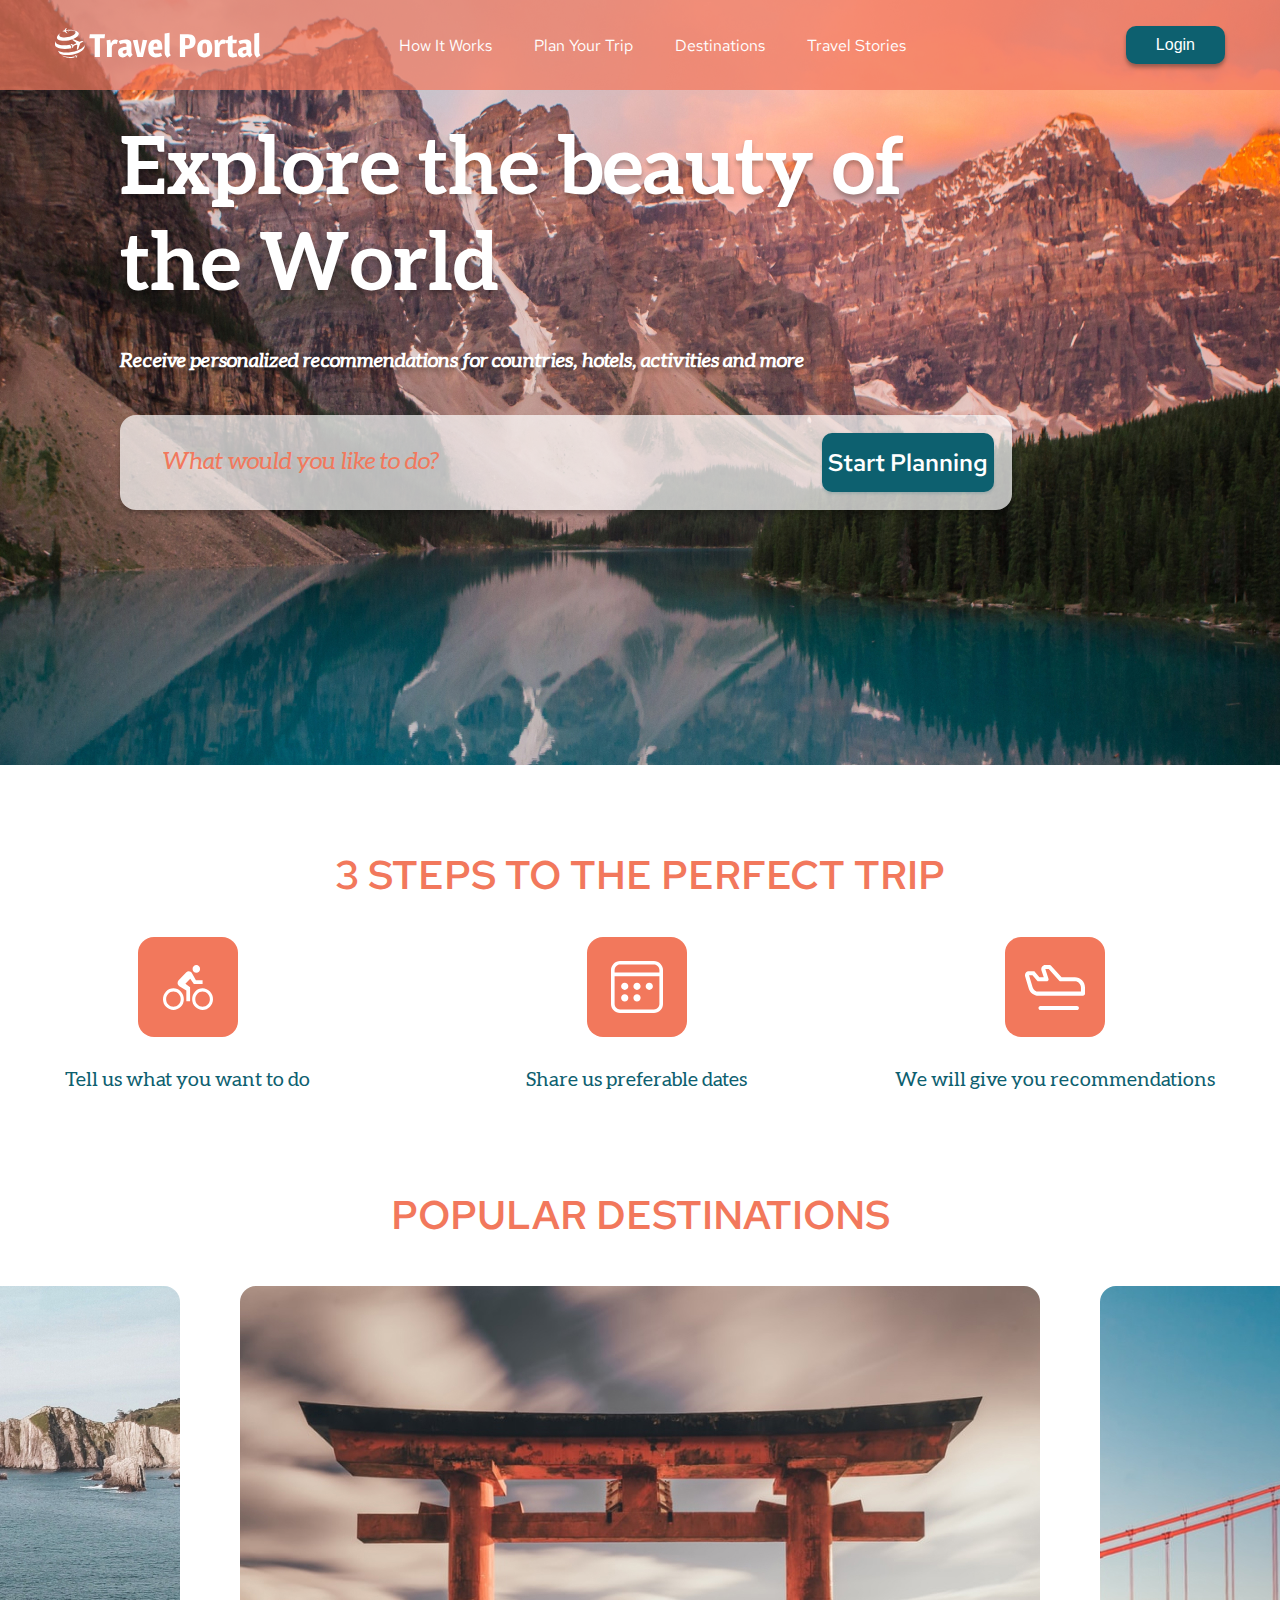
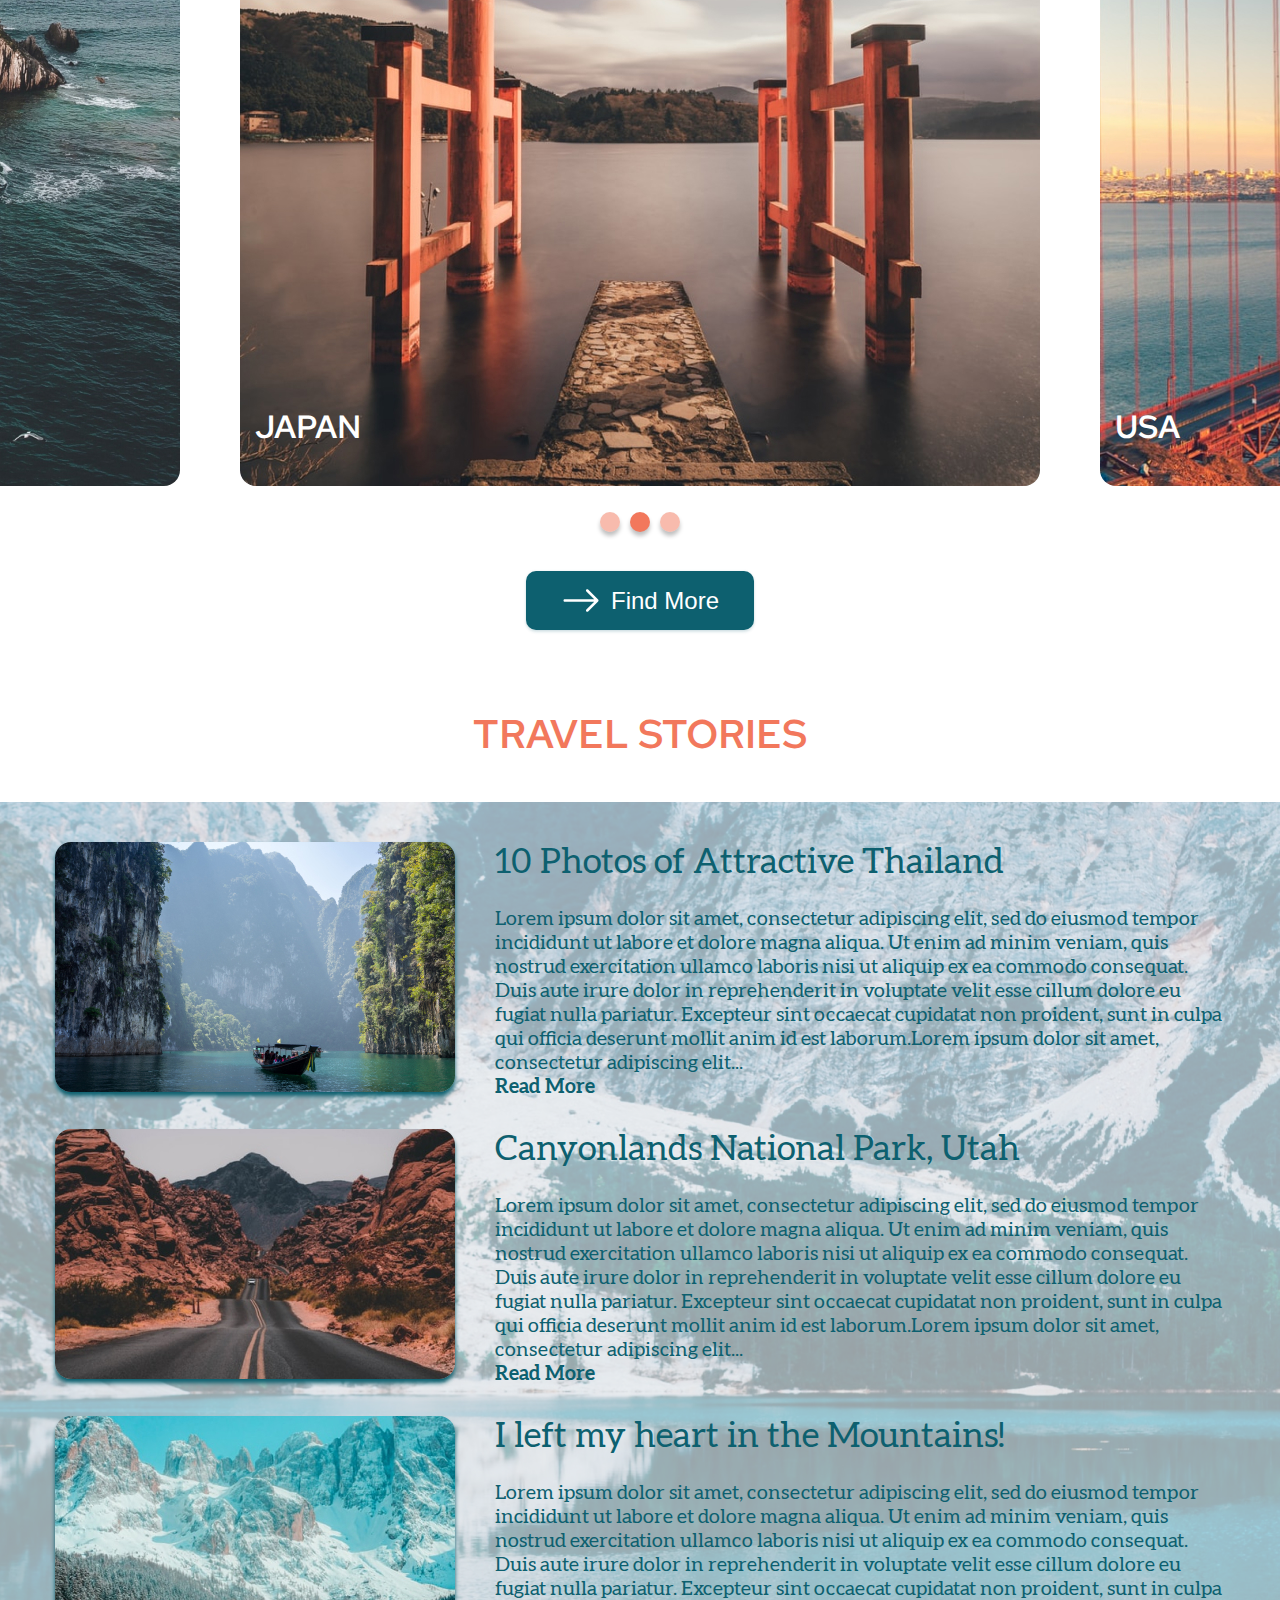
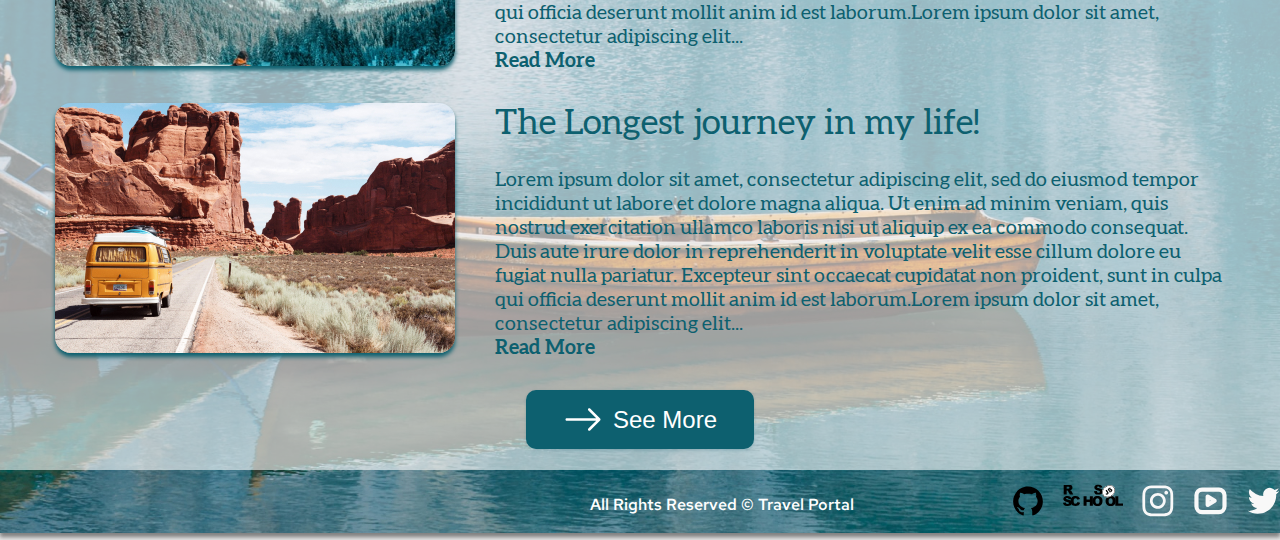
<file: travel/index.html>
<!DOCTYPE html>
<html lang="en">
<head>
    <meta charset="UTF-8">
    <meta http-equiv="X-UA-Compatible" content="IE=edge">
    <meta name="viewport" content="width=device-width, initial-scale=1.0">
    <title>Travel</title>
    <link rel="stylesheet" href="./css/slyle.css">
    <link rel="icon" href="../travel/img/travelPortal.ico">
</head>
<body>
    <header class="header">
        <div class="wrapper">
            <div class="header_wrapper">

                <div class="header_logo">
                    <img src="./img/svg/travelPortal.svg" alt="travel_portal">
                    <img src="./img/svg/LogoText.svg" alt="travel_portal" class="travel_portal-text">
                </div>
                <div class="modal_container modal_close"></div>
                <nav class="header_nav">
                    <ul class="header_list">
                        <li class="header-item">
                            <a href="#preview" class="header_link">How It Works</a>
                        </li>
                        <li class="header-item">
                            <a href="#steps" class="header_link">Plan Your Trip</a>
                        </li>
                        <li class="header-item">
                            <a href="#destin" class="header_link">Destinations</a>
                        </li>
                        <li class="header-item">
                            <a href="#stories" class="header_link">Travel Stories</a>
                        </li>
                        <li class="header-item">
                            <a href="#account" class="header_link account">Account</a>
                        </li>
                        <li class="header-item">
                            <a href="#social" class="header_link">Social Media</a>
                        </li>
                    </ul>
                    <div class="header_nav-close">
                        <span class="header_nav-close-line"></span>
                        <span class="header_nav-close-line"></span>
                    </div>
                </nav>
                <div class="header_burger burger">
                    <span class="burger_line burger"></span>
                    <span class="burger_line burger"></span>
                    <span class="burger_line burger"></span>
                </div>

                <button class="header_login">
                    <span class="header_loginlink">Login</span>
                </button>

            </div>
        </div>
    </header>
    <main class="main">
        <section class="preview" id="preview">
            <div class="preview_gradient">
                <div class="wrapper_preview">
                    <h1 class="preview_title">Explore the beauty of the World</h1>
                    <p class="preview_subtitle">
                        Receive personalized recommendations for countries, hotels, activities and more
                    </p>
                    <form action="#!" class="search_form">
                        <p class="searchform_wrap">
                            <input type="text" name="user_like_to_do" class="searchform_field" placeholder="What would you like to do?">
                            <button type="submit" class="searchform_button">Start Planning</button>
                        </p>
                    </form>
                </div>
            </div>
        </section>
        <section class="steps" id="steps">
            <div class="wrapper">
                <h2 class="steps_title">3 STEPS TO THE PERFECT TRIP</h2>
                <div class="steps_block">
                    <figure class="step_item">
                        <img class="steps_icon" src="../travel/img/svg/FrameVelo.svg" alt="Tell us what you want to do">
                        <figcaption class="steps_caption">Tell us what you want to do</figcaption>
                    </figure>
                    <figure class="step_item">
                        <img class="steps_icon" src="../travel/img/svg/FrameDate.svg" alt="Share us preferable dates">
                        <figcaption class="steps_caption steps_caption2">Share us preferable dates</figcaption>
                    </figure>
                    <figure class="step_item">
                        <img class="steps_icon" src="../travel/img/svg/FrameAvia.svg" alt="We will give you recommendations">
                        <figcaption class="steps_caption steps_caption3">We will give you recommendations</figcaption>
                    </figure>
                </div>
            </div>
        </section>
        <section class="destinations" id="destin">
            <h2 class="destination_title">POPULAR DESTINATIONS</h2>

            <div class="slider-wrapper">
                <div class="destination_item">
                    <div class="destin_slider">
                        <div class="destination_foto">
                            <img class="foto" src="../travel/img/spain.jpg" alt="Spain">
                            <img class="foto_small" src="../travel/img/spainMini.jpg" alt="Spain">
                            <div class="destination_caption">spain</div>
                        </div>
                        <div class="destination_foto">
                            <img class="foto" src="../travel/img/japan.jpg" alt="Japan">
                            <img class="foto_small" src="../travel/img/japanMini.jpg" alt="Japan">
                            <div class="destination_caption">japan</div>
                        </div>
                        <div class="destination_foto">
                            <img class="foto" src="../travel/img/usa.jpg" alt="USA">
                            <img class="foto_small" src="../travel/img/usaMini.jpg" alt="USA">
                            <div class="destination_caption">usa</div>
                        </div>
                    </div>
                </div>
                <div class="destin_arrows">
                    <div class="destin_arrow-left"></div>
                    <div class="destin_arrow-right"></div>
                </div>    
            </div>
            <div class="pointer">
                <div class="pointer_round"></div>
                <div class="pointer_round pointer_round_active"></div>
                <div class="pointer_round"></div>
            </div>

            <button class="destination_link">
                <img src="../travel/img/svg/arrow-right.svg" alt="find more" class="arrow_small">
                <span class="link_find_more">Find More</span>
            </button>
        </section>
        <section class="stories" id="stories">
            <h2 class="stories_title">TRAVEL STORIES</h2>
            <div class="story_wrapper">
                <div class="wrapper_opasity">
                    <div class="wrapper">
                        <div class="stories_item">
                            <div class="unical_story">
                                <img class="media_object" src="../travel/img/thai.jpg" alt="10 Photos of Attractive Thailand">
                                <img class="media_object-small" src="../travel/img/ThaiSmall.jpg" alt="10 Photos of Attractive Thailand">
                                <div class="media_body">
                                    <h3 class="media_header">10 Photos of Attractive Thailand</h3>
                                    
                                    <p class="media_content" lang="zxx">Lorem ipsum dolor sit amet, consectetur adipiscing elit, sed do eiusmod tempor incididunt ut labore et dolore magna
                                            aliqua. Ut enim ad minim veniam, quis nostrud exercitation ullamco laboris nisi ut aliquip ex ea commodo consequat. Duis
                                            aute irure dolor in reprehenderit in voluptate velit esse cillum dolore eu fugiat nulla pariatur. Excepteur sint
                                            occaecat cupidatat non proident, sunt in culpa qui officia deserunt mollit anim id est laborum.Lorem ipsum dolor sit
                                            amet, consectetur adipiscing elit...
                                    </p>
                                    <a href="#" class="media_link">Read More</a>
                                </div>
                            </div>
                            <div class="unical_story">
                                <img class="media_object" src="../travel/img/road.jpg" alt="Canyonlands National Park, Utah">
                                <img class="media_object-small" src="../travel/img/RoadSmall.jpg" alt="Canyonlands National Park, Utah">
                                <div class="media_body">
                                    <h3 class="media_header">Canyonlands National Park, Utah</h3>
                                    <p class="media_content" lang="zxx">Lorem ipsum dolor sit amet, consectetur adipiscing elit, sed do eiusmod tempor incididunt ut labore et dolore magna
                                    aliqua. Ut enim ad minim veniam, quis nostrud exercitation ullamco laboris nisi ut aliquip ex ea commodo consequat. Duis
                                    aute irure dolor in reprehenderit in voluptate velit esse cillum dolore eu fugiat nulla pariatur. Excepteur sint
                                    occaecat cupidatat non proident, sunt in culpa qui officia deserunt mollit anim id est laborum.Lorem ipsum dolor sit
                                    amet, consectetur adipiscing elit...</p>
                                    <a href="#" class="media_link">Read More</a>
                                </div>
                            </div>
                            <div class="unical_story">
                                <img class="media_object" src="../travel/img/mount.jpg" alt="I left my heart in the Mountains!">
                                <img class="media_object-small" src="../travel/img/MountSmall.jpg" alt="I left my heart in the Mountains!">
                                <div class="media_body">
                                    <h3 class="media_header">I left my heart in the Mountains!</h3>
                                    <p class="media_content" lang="zxx">Lorem ipsum dolor sit amet, consectetur adipiscing elit, sed do eiusmod tempor incididunt ut labore et dolore magna
                                    aliqua. Ut enim ad minim veniam, quis nostrud exercitation ullamco laboris nisi ut aliquip ex ea commodo consequat. Duis
                                    aute irure dolor in reprehenderit in voluptate velit esse cillum dolore eu fugiat nulla pariatur. Excepteur sint
                                    occaecat cupidatat non proident, sunt in culpa qui officia deserunt mollit anim id est laborum.Lorem ipsum dolor sit
                                    amet, consectetur adipiscing elit...</p>
                                    <a href="#" class="media_link">Read More</a>
                                </div>
                            </div>
                            <div class="unical_story">
                                <img class="media_object" src="../travel/img/bus.jpg" alt="The Longest journey in my life!">
                                <img class="media_object-small" src="../travel/img/busSmall.jpg" alt="The Longest journey in my life!">
                                <div class="media_body">
                                    <h3 class="media_header">The Longest journey in my life!</h3>
                                    <p class="media_content" lang="zxx">Lorem ipsum dolor sit amet, consectetur adipiscing elit, sed do eiusmod tempor incididunt ut labore et dolore magna
                                    aliqua. Ut enim ad minim veniam, quis nostrud exercitation ullamco laboris nisi ut aliquip ex ea commodo consequat. Duis
                                    aute irure dolor in reprehenderit in voluptate velit esse cillum dolore eu fugiat nulla pariatur. Excepteur sint
                                    occaecat cupidatat non proident, sunt in culpa qui officia deserunt mollit anim id est laborum.Lorem ipsum dolor sit
                                    amet, consectetur adipiscing elit...</p>
                                    <a href="#" class="media_link">Read More</a>
                                </div>
                            </div>
                        </div>
                        <button class="stories_link">
                            <img src="../travel/img/svg/arrow-right.svg" alt="see more" class="arrow_small">
                            <span class="link_find_more">See More</span>
                        </button>  
                    </div>
                </div>
            </div>
        </section>          
    </main>
    <footer class="footer">
        <div class="footer_info">
            <div class="info_text">All Rights Reserved © Travel Portal</div>
            <ul class="info_icon">
                <li class="social_icon">
                    <a target="_blank" href="https://github.com/Marigza">
                        <img src="../travel/img/svg/github.svg" alt="github" width="34">
                    </a>
                </li> 
                <li class="social_icon">   
                    <a target="_blank" href="https://rs.school/js/">
                        <img src="../travel/img/svg/rs_school_js.svg" alt="rsschool" width="60">
                    </a>
                </li>
                <li class="social_icon" id="social">
                    <a target="_blank" href="https://instagram.com">
                        <img src="../travel/img/svg/icons_instagram.svg" alt="instagram">
                    </a>
                </li>
                <li class="social_icon">
                    <a target="_blank" href="https://youtube.com">
                        <img src="../travel/img/svg/icons_youtube.svg" alt="youtube">
                    </a>
                </li>
                <li class="social_icon">
                    <a target="_blank" href="https://twitter.com">
                        <img src="../travel/img/svg/icons_twitter.svg" alt="twitter">
                    </a>
                </li>
            </ul>
        </div>
    </footer>
    <div class="modal"></div>
    <div class="modal-dialog1">
        <div class="modal-dialog-header">
            <div class="headline">Log in to your account</div>
            <div class="head-link1">
                <div><img src="./img/svg/path14.svg" alt="Facebook"></div>
                <a class="link-facebook" target="_blank" href="https://facebook.com">Sing In with Facebook</a>
            </div>
            <div class="head-link2">
                <div><img src="./img/svg/Google Logo.svg" alt="Google"></div>
                <a class="link-google" target="_blank" href="https://google.com">Sing In with Google</a>
            </div>
        </div>
        <div class="modal-dialog-main">
            <div class="line-separator">
                <div class="line-decoration"></div>
                <div class="line-decoratoin-text">or</div>
                <div class="line-decoration"></div>
            </div>
            <form action="#" name="login">
                <div class="modal-text">E-mail</div>
                <input type="email" class="modal-input" name="email">
                <div class="modal-text">Password</div>
                <input type="password" class="modal-input" name="pass">
                <button class="modal-button">Sing In</button>
            </form>
            <div class="modal-text-underline">Forgot Your Password?</div>
            <div class="line-decoration"></div>
        </div>
        <div class="modal-dialog-footer">
                Don't have an account? <a href="#" class="modal-text-underline register">Register</a>
        </div>
    </div>
    <div class="modal-dialog2">
        <div class="modal-dialog-header">
            <div class="headline">Create account</div>
        </div>
        <div class="modal-dialog-main">
            <form action="#" name="login">
                <div class="modal-text">E-mail</div>
                <input type="email" class="modal-input" name="email">
                <div class="modal-text">Password</div>
                <input type="password" class="modal-input" name="pass">
                <button class="modal-button">Sing In</button>
            </form>
            <div class="line-decoration"></div>
        </div>
        <div class="modal-dialog-footer">
                Already have an account? <a href="#" class="modal-text-underline loginer">Log in</a>
        </div>
    </div>

    <script src="index.js"></script>
</body>
</html>
</file>
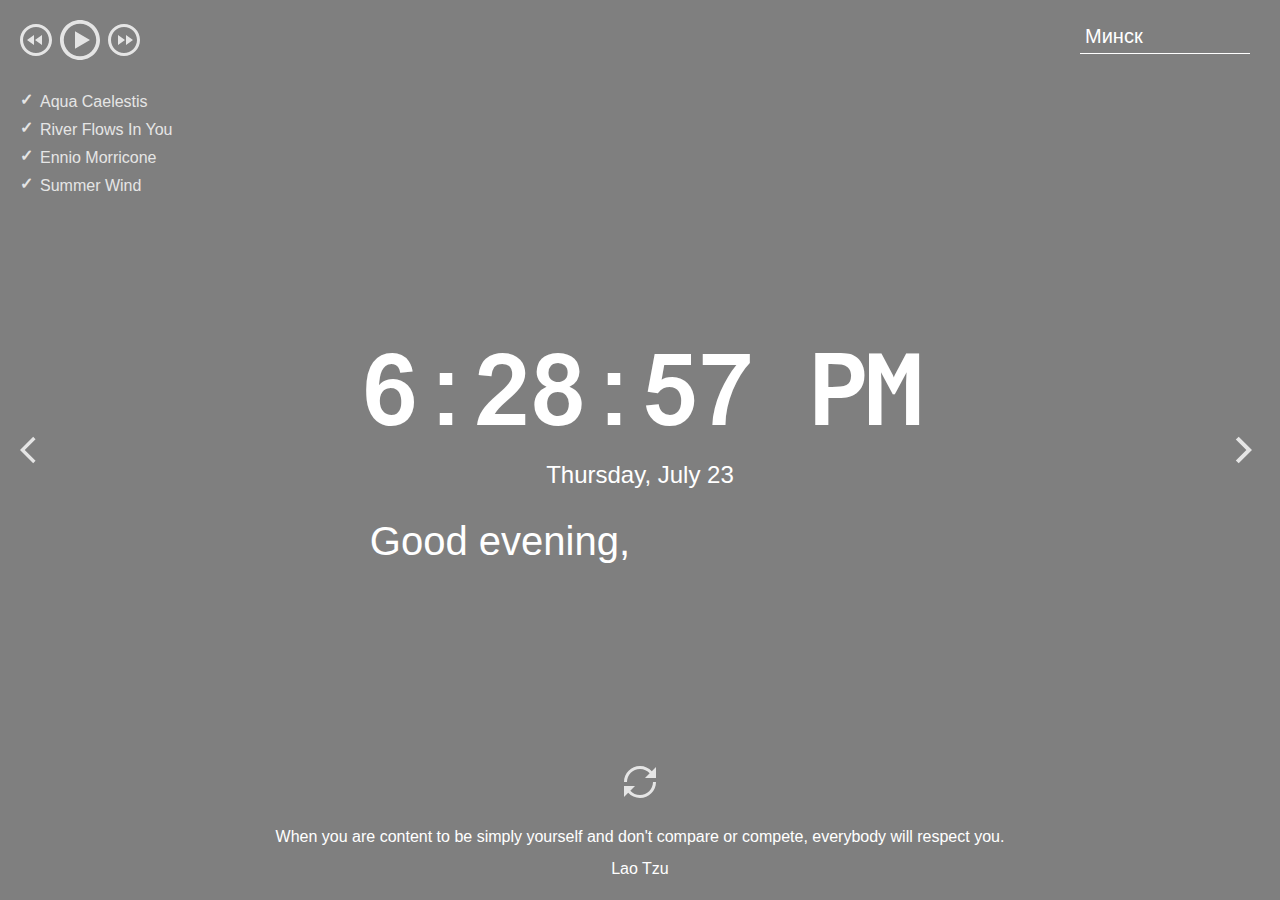
<file: momentum/stage1-tasks-momentum/index.html>
<!DOCTYPE html>
<html lang="en">
<head>
  <meta charset="UTF-8" />
  <meta name="viewport" content="width=device-width, initial-scale=1.0" />
  <link href="assets/favicon.ico" rel="shortcut icon" />
  <link rel="stylesheet" href="css/owfont-regular.css">
  <link rel="stylesheet" href="css/style.css" />
  <title>momentum</title>
</head>
<body>
  <header class="header">
    <div class="player">
      <div class="player-controls">
        <button class="play-prev player-icon"></button>
        <button class="play player-icon"></button>
        <button class="play-next player-icon"></button>
      </div>
      <ul class="play-list"></ul>
    </div>
    <div class="weather">
      <input type="text" class="city" value="Минск"/>
      <i class="weather-icon owf"></i>
      <div class="weather-error"></div>
      <div class="description-container">
        <span class="temperature"></span>
        <span class="weather-description"></span>
      </div>
      <div class="wind"></div>
      <div class="humidity"></div>
    </div>
  </header>
  <main class="main">
    <div class="slider-icons">
      <button class="slide-prev slider-icon"></button>
      <button class="slide-next slider-icon"></button>
    </div>
    <time class="time"></time>
    <date class="date"></date>
    <div class="greeting-container">
      <span class="greeting"></span>
      <input type="text" class="name" >
    </div>
  </main>
  <footer class="footer">
    <button class="change-quote"></button>
    <div>
      <div class="quote"></div>
      <div class="author"></div>
    </div>
  </footer>
  <script type="module" src="js/script.js"></script>
</body>
</html>
</file>
<file: travel/css/slyle.css>
/* aleo-regular - latin */
@font-face {
    font-family: 'Aleo';
    font-style: normal;
    font-weight: 400;
    src: local(''),
        url('../fonts/aleo-v11-latin-regular.woff2') format('woff2'),
        /* Chrome 26+, Opera 23+, Firefox 39+ */
        url('../fonts/aleo-v11-latin-regular.woff') format('woff');
    /* Chrome 6+, Firefox 3.6+, IE 9+, Safari 5.1+ */
}

/* aleo-italic - latin */
@font-face {
    font-family: 'Aleo';
    font-style: italic;
    font-weight: 400;
    src: local(''),
        url('../fonts/aleo-v11-latin-italic.woff2') format('woff2'),
        /* Chrome 26+, Opera 23+, Firefox 39+ */
        url('../fonts/aleo-v11-latin-italic.woff') format('woff');
    /* Chrome 6+, Firefox 3.6+, IE 9+, Safari 5.1+ */
}

/* aleo-700 - latin */
@font-face {
    font-family: 'Aleo';
    font-style: normal;
    font-weight: 700;
    src: local(''),
        url('../fonts/aleo-v11-latin-700.woff2') format('woff2'),
        /* Chrome 26+, Opera 23+, Firefox 39+ */
        url('../fonts/aleo-v11-latin-700.woff') format('woff');
    /* Chrome 6+, Firefox 3.6+, IE 9+, Safari 5.1+ */
}
/* red-hat-text-regular - latin */
@font-face {
    font-family: 'Red Hat Text';
    font-style: normal;
    font-weight: 400;
    src: local(''),
        url('../fonts/red-hat-text-v11-latin-regular.woff2') format('woff2'),
        /* Chrome 26+, Opera 23+, Firefox 39+ */
        url('../fonts/red-hat-text-v11-latin-regular.woff') format('woff');
    /* Chrome 6+, Firefox 3.6+, IE 9+, Safari 5.1+ */
}

/* red-hat-text-500 - latin */
@font-face {
    font-family: 'Red Hat Text';
    font-style: normal;
    font-weight: 500;
    src: local(''),
        url('../fonts/red-hat-text-v11-latin-500.woff2') format('woff2'),
        /* Chrome 26+, Opera 23+, Firefox 39+ */
        url('../fonts/red-hat-text-v11-latin-500.woff') format('woff');
    /* Chrome 6+, Firefox 3.6+, IE 9+, Safari 5.1+ */
}

html {
    scroll-behavior: smooth;
    box-sizing: border-box;
    margin: 0;
    padding: 0;
    background: #E5E5E5;
}

body {
    max-width: 1440px;
    margin: 0 auto;
    padding: 0;
    background: #FFFFFF;
    box-shadow: 0px 4px 4px rgba(0, 0, 0, 0.25), 0px 4px 4px rgba(0, 0, 0, 0.25);
    font-family: 'Red Hat Text';
    font-style: normal;
    font-weight: 500;
}

*, 
*::before, 
*::after {
    box-sizing: inherit;
}

.modal_container {
    display: none;
}

/*header styles start*/

.header {
    background-color: rgba(242, 120, 92, 0.7);
    position: relative;
    z-index: 2;
}

.wrapper {
    max-width: 1200px;
    margin: 0 auto;
    padding: 0 15px;
}

.header_wrapper {
    display: flex;
    flex-wrap: wrap;
    align-items: center;
    justify-content: space-between;
    height: 90px;
}

.header_list {
    display: flex;
    flex-wrap: wrap;
    padding: 0 ;
    margin: 0 40px 0 0 ;
}

.header-item {
    margin-right: 42px;
    list-style: none;
    padding: 0;
}

.header-item:last-child {
    margin-right: 0;
    display: none;
}

.header-item:nth-last-child(2) {
    display: none;
}

.header_link {
    font-size: 16px;
    line-height: 21px;
    color: #FFFFFF;
    text-decoration: none;
}

.header_link:hover, 
.header_link:focus, 
.header_link:active {
    opacity: 0.5;
}

.header_login {
    padding: 10px 30px;
    background-color: #0D606F;
    border-radius: 10px;
    box-shadow: 0px 4px 4px rgba(0, 0, 0, 0.25), 0px 2px 3px rgba(13, 96, 111, 0.16);
    border: none;
}

.header_login:hover,
.header_login:focus,
.header_login:active {
    background-color: #398d9c;
}

.header_loginlink {
    font-size: 16px;
    color: #FFFFFF;
    text-decoration: none;
}

.header_burger{
    display: none;
    width: 35px;
    height: 32px;
    position: relative;
}

.burger_line {
    display: block;
    width: 26.25px;
    height: 2.67px;
    border-radius: 1.3px;
    background-color: #ffffff;
    left: 12.5%;
    position: absolute;
}

.burger_line:first-child {
    top: 25%;
}

.burger_line:nth-child(2) {
    top: 45.83%;
}

.burger_line:last-child {
    bottom: 25%;
}

/* header styles end*/

/*preview styles start*/

.preview {
    height: 765px;
    background: url(../img/garrett-parker-DlkF4-dbCOU-unsplash\ 1.jpg) no-repeat center;
    background-size: cover;
    position: relative;
    top: -90px;
}

.wrapper_preview {
    max-width: 892px;
    max-height: 422px;
    margin: 0;
    padding: 0;
    position: relative;
    top: 122px;
    left: 120px;
}

.preview_title {
    margin: 0 0 35px 0;
    padding: 0;
    font-family: 'Aleo';
    font-style: normal;
    font-weight: 700;
    font-size: 80px;
    line-height: 96px;
    color: #FFFFFF;
    text-shadow: 0px 4px 4px rgba(0, 0, 0, 0.25);
    width: 100%;
}

.preview_subtitle {
    font-family: 'Aleo';
    font-style: italic;
    font-weight: 700;
    font-size: 20px;
    line-height: 24px;
    color: #FFFFFF;
    margin-bottom: 42px;
    text-shadow: 0px 4px 4px rgba(0, 0, 0, 0.25);
}

.searchform_wrap {
    display: flex;
    flex-wrap: wrap;
    align-items: center;
    justify-content: space-between;
    padding: 18px 18px 18px 41px;
    max-height: 95px;
    background-color: rgba(255, 255, 255, 0.7);
    border-radius: 16px;
    box-shadow: 0px 4px 4px rgba(0, 0, 0, 0.25);
}

.searchform_field {
    font-family: 'Aleo';
    font-style: italic;
    font-weight: 400;
    font-size: 24px;
    line-height: 29px;
    background: transparent;
    flex-grow: 1;
    border: none;
    color: #F2785C;
}

.searchform_button {
    max-width: 228px;
    height: 59px;
    background: #0D606F;
    box-shadow: 0px 0px 3px rgba(13, 96, 111, 0.08), 0px 2px 3px rgba(13, 96, 111, 0.16);
    border-radius: 10px;
    border: none;
    color: #FFFFFF;
    font-family: 'Red Hat Text';
    font-style: normal;
    font-weight: 500;
    font-size: 24px;
    line-height: 32px;
    padding: auto;
}

input::placeholder {
    color: #F2785C;
}

.searchform_button:hover, 
.searchform_button:focus, 
.searchform_button:active {
    background-color: #023740;
}

/*preview styles end*/

/*steps styles start*/

.steps {
    margin-top: -40px;
    margin-bottom: 80px;
}

.steps_title {
    font-size: 40px;
    line-height: 53px;
    font-weight: 500;
    color: #F2785C;
    text-align: center;
    margin-bottom: 20px;
}

.steps_block {
    display: flex;
    flex-wrap: wrap;
    justify-content: space-between;
}

.step_item {
    display: flex;
    flex-wrap: wrap;
    flex-direction: column;
    margin-left: 10px;
    margin-right: 10px;
}

.step_item:nth-child(2) {
    padding-left: 68px;
}

.steps_icon {
    height: 100px;
    width: 100px;
    margin: 0 auto 31px auto;
}

.steps_caption {
    font-family: 'Aleo';
    font-style: normal;
    font-weight: 400;
    font-size: 20px;
    line-height: 24px;
    color: #0D606F;
}

/* steps section end*/

/*destination section start*/

.destination_title {
    font-size: 40px;
    line-height: 53px;
    font-weight: 500;
    color: #F2785C;
    text-align: center;
    margin-bottom: 45px;
}
.destination_item {
    position: relative;
    height: 800px;
    overflow: hidden;
    margin-bottom: 46px;
}

.destination_foto {
    cursor: pointer;
}
.destin_slider {
    display: flex;
    flex-direction: row;
    align-items: flex-start;
    justify-content: center;
    padding: 0px;
    gap: 60px;
    left: 0;
    /*transition: transform 1s;*/
    transition: 1s;
    position: relative;
    height: 100%;
}
.slider_right_poz {
    left: -860px;
}

.slider_left_poz {
    left: 860px; 
}

.foto {
    border-radius: 16px;
}
.foto_small {
    display: none;
}

.destination_caption {
    font-weight: 500;
    font-size: 32px;
    line-height: 42px;
    color: #FFFFFF;
    text-transform: uppercase;
    transform: translateY(-85px) translateX(15px);
}
.destin_arrows {
    display: none;
}

.pointer {
    display: flex;
    flex-direction: row;
    align-items: flex-start;
    justify-content: center;
    padding: 0px;
    gap: 10px;  
    margin-top: -20px;
}

.pointer_round {
    width: 20px;
    height: 20px;
    background-color: rgba(242, 120, 92, 0.5);
    border-radius: 50%;
    box-shadow: 0px 4px 4px rgba(0, 0, 0, 0.25);
}

.pointer_round_active {
    background-color: rgba(242, 120, 92);
}

.destination_link {
    display: flex;
    align-items: center;
    justify-content: center;
    gap: 10px;
    width: 228px;
    height: 59px;
    background: #0D606F;
    box-shadow: 0px 0px 3px rgba(13, 96, 111, 0.08), 0px 2px 3px rgba(13, 96, 111, 0.16);
    border-radius: 10px;
    border: none;
    margin: 39px auto 77px auto;
}

.destination_link:hover,
.destination_link:focus,
.destination_link:active {
    background-color: #023740;
}

.link_find_more {
    font-size: 24px;
    line-height: 32px;
    color: #FFFFFF;
    text-decoration: none;
}

/*destination styles end*/

/*stories styles start*/

.stories_title {
    font-size: 40px;
    line-height: 53px;
    font-weight: 500;
    color: #F2785C;
    text-align: center;
}

.story_wrapper {
    max-width: 1440px;
    height: 1331px;
    background: url(../img/bg_bottom.jpg) no-repeat center;
    background-size: cover;
    margin: 42px 0 -70px 0;
}

.wrapper_opasity {
    background: rgba(255, 255, 255, 0.6);
    height: 1268px;  
}

.stories_item {  
    display: flex;
    flex-wrap: wrap;
    flex-direction: column;
    gap: 0px;
    min-height: 100vh;  
}

.unical_story {
    display: flex;
    align-items: flex-start;
    margin-bottom: 30px; 
}

.unical_story:first-child {
    margin-top: 40px;
}

.media_object {
    margin: 0 40px 0 0;
    width: 400px;
    box-shadow: 0px 4px 4px #0D606F;
    border-radius: 16px;
}

.media_body {
    flex: 1;
    margin: 0;
    padding: 0;
}

.media_header {
    font-family: 'Aleo';
    font-style: normal;
    font-weight: 400;
    font-size: 35px;
    line-height: 42px;
    color: #0D606F;
    margin: 0;
    padding: 0;
}

.media_content {
    font-family: 'Aleo';
    font-style: normal;
    font-weight: 400;
    font-size: 20px;
    line-height: 24px;
    color: #0D606F;
    margin-bottom: 0;
    padding: 3px 0 0 0;
}

.media_link {
    font-family: 'Aleo';
    font-style: normal;
    font-weight: 700;
    font-size: 20px;
    line-height: 24px;
    color: #0D606F;
}
.media_object-small {
    display: none;
}

.stories_link {
    display: flex;
    align-items: center;
    justify-content: center;
    gap: 10px;
    width: 228px;
    height: 59px;
    background: #0D606F;
    box-shadow: 0px 0px 3px rgba(13, 96, 111, 0.08), 0px 2px 3px rgba(13, 96, 111, 0.16);
    border-radius: 10px;
    border: none;
    margin: 0px auto 77px auto;
}

.stories_link:hover,
.stories_link:focus,
.stories_link:active {
    background-color: #023740;
}

/*stories styles end*/

/*footer styles start*/

.footer {
    height: 70px;
    padding: 5px 0;
}

.footer_info {
    display: flex;
    flex-direction: row;
    justify-content: space-between;
    align-items: center;
    margin-left: 590px;
    max-width: 728.96px;
}

.info_text {
    font-size: 16px;
    line-height: 21px;
    color: #FFFFFF;
}

.info_icon {
    display: flex;
    flex-direction: row;
    justify-content: space-between;
    gap: 18px;
    list-style: none;
}

/*footer styles end*/

/*modal window styles start*/

.modal {
    position: fixed;
    z-index: 10;
    top: 0;
    left: 0;
    width: 100%;
    height: 100%;
    background-color: rgba(0, 0, 0, 0.6);
    visibility: hidden;
    opacity: 0;
    transition: 0.2s;
}

.modal-dialog1 {
    position: fixed;
    left: 50%;
    top: 50%;
    transform: translate(-50%, -50%);
    transition: 0.2s;
    z-index: 15;
    visibility: hidden;
    opacity: 0;
    display: flex;
    flex-direction: column;
    align-items: center;
    justify-content: center;
    width: 650px;
    height: 660px;
    background: linear-gradient(177.09deg, #FFFFFF 6.15%, #0D606F 202.69%);
    box-shadow: 0px 4px 4px rgba(0, 0, 0, 0.25);
    border-radius: 16px;
}

.modal-dialog-header {
    
    display: flex;
    flex-direction: column;
    gap: 20px;
    align-items: center;
    width: 560px;
    margin-bottom: 30px;
}

.headline {
    font-family: 'Aleo';
    font-style: normal;
    font-weight: 700;
    font-size: 32px;
    line-height: 38px;
    color: #0D606F;
}
a {
    text-decoration: none;
    font-family: 'Red Hat Text';
    font-style: normal;
    font-weight: 400;
    font-size: 20px;
    line-height: 26px;
}

.link-facebook {
    color: #ffffff;
}
.link-google {
    color: #0D606F;
}

.head-link1 {
    display: flex;
    flex-direction: row;
    gap: 15px;
    justify-content: center;
    align-items: center;
    height: 56px;
    width: 100%;
    background: #1877F2;
    box-shadow: 0px 0px 3px rgba(13, 96, 111, 0.08), 0px 2px 3px rgba(13, 96, 111, 0.16);
    border-radius: 10px;
    
}

.head-link2 {
    display: flex;
    flex-direction: row;
    gap: 15px;
    justify-content: center;
    align-items: center;
    width: 100%;
    height: 56px;
    background: #FFFFFF;
    box-shadow: 0px 0px 3px rgba(13, 96, 111, 0.08), 0px 2px 3px rgba(13, 96, 111, 0.16);
    border-radius: 10px;
}

.modal-dialog-main {
    width: 560px;
    
}

.line-separator {
    display: flex;
    height: 24px;
    align-items: center;
    gap: 9px;
    margin-bottom: 15px;
}
.line-decoration {
    width: 100%;
    height: 1.5px;
    background-color: rgba(13, 96, 111, 0.5);
    
}

.line-decoratoin-text {
    color: rgba(13, 96, 111, 0.5);
    font-family: 'Aleo';
    font-style: normal;
    font-weight: 700;
    font-size: 20px;
    line-height: 24px;
}

.modal-text {
    font-family: 'Aleo';
    font-style: normal;
    font-weight: 400;
    font-size: 16px;
    line-height: 19px;
    color: #0D606F;
    margin-bottom: 5px;
}

.modal-input {
    width: 560px;
    height: 54px;
    background: #FFFFFF;
    box-shadow: inset 0px 0px 3px rgba(13, 96, 111, 0.08), inset 0px 2px 3px rgba(13, 96, 111, 0.16);
    border-radius: 10px;
    border: none;
    font-size: 20px;
    color: #0D606F;
    margin-bottom: 25px;
}

.modal-input:focus,
.modal-input:active {
    outline: 1px solid #0D606F;
}

.modal-button {
    width: 560px;
    height: 54px;
    background: #0D606F;
    box-shadow: 0px 0px 3px rgba(13, 96, 111, 0.08), 0px 2px 3px rgba(13, 96, 111, 0.16);
    border-radius: 10px;
    border: none;
    font-family: 'Red Hat Text';
    font-style: normal;
    font-weight: 400;
    font-size: 20px;
    line-height: 26px;
    color: #ffffff;
    margin-bottom: 10px;
}

.modal-text-underline {
    font-family: 'Aleo';
    font-style: normal;
    font-weight: 700;
    font-size: 15px;
    line-height: 18px;
    text-decoration-line: underline;
    text-align: center;
    color: #0D606F;
    text-shadow: 0px 2px 3px rgba(255, 255, 255, 0.16);
    margin-bottom: 25px;
}

.modal-dialog-footer {
    margin-top: 20px;
    color: rgba(13, 96, 111, 0.5);
    font-family: 'Aleo';
    font-style: normal;
    font-weight: 700;
    font-size: 15px;
    line-height: 18px;
}

/*modal window styles end*/

/*moda2 window styles start*/

.modal2 {
    display: flex;
    align-items: center;
    justify-content: center;
    position: fixed;
    z-index: 10;
    top: 0;
    left: 0;
    width: 100%;
    height: 100%;
    background-color: rgba(0, 0, 0, 0.6);
    visibility: hidden;
    opacity: 0;
    transition: 0.2s;
}

.modal-dialog2 {
    position: fixed;
    left: 50%;
    top: 50%;
    transform: translate(-50%, -50%);
    transition: 0.2s;
    z-index: 15;
    visibility: hidden;
    opacity: 0;
    z-index: 150;
    display: flex;
    flex-direction: column;
    align-items: center;
    justify-content: center;
    width: 650px;
    height: 436px;
    background: linear-gradient(177.09deg, #FFFFFF 6.15%, #0D606F 202.69%);
    box-shadow: 0px 4px 4px rgba(0, 0, 0, 0.25);
    border-radius: 16px;
}

/*moda2 window styles end*/

/* media start*/

@media screen and (max-width: 1030px) {
    .wrapper_preview {
        max-width: 700px;
    }
    .media_content {
        font-size: 16px;
        line-height: 20px;
    }
    .media_link {
        font-size: 16px;
        line-height: 20px;
    }
    .footer_info {
    margin-left: 400px;
    max-width: 728.96px;
    }
}
@media screen and (max-width: 840px) {
    .wrapper_preview {
        max-width: 500px;
    }
    .media_header {
        font-size: 24px;
        line-height: 30px;
    }
    .media_object {
        width: 300px;
    }
    .footer_info {
        margin-left: 200px;
        max-width: 728.96px;
    }
}
@media screen and (max-width: 640px) {
    .wrapper_preview {
        max-width: 300px;
    }
    .preview_title {
        font-size: 50px;
        line-height: 70px;
    }
    .preview_subtitle {
        font-size: 14px;
        line-height: 18px;
    }
    .searchform_field {
        font-size: 18px;
        line-height: 24px;
    }
    .media_object {
        width: 200px;
    }
    .media_header {
        font-size: 18px;
        line-height: 20px;
    }
    .media_content {
        font-size: 12px;
        line-height: 14px;
        }
    .media_link {
        font-size: 12px;
        line-height: 14px;
    }
    .footer_info {
        margin-left: 10px;
        max-width: 728.96px;
    }
}
@media screen and (max-width: 500px) {
    .wrapper_preview {
        max-width: 200px;
    }
}
@media screen and (max-width: 410px) {
    .header_burger {
        display: block;
        top: -5px;
        right: 3px;
    }
    .header_wrapper {
        padding-top: 40px;
    }
    .modal_container {
        display: block;
        position: fixed;
        top: 0;
        bottom: 0;
        right: 0;
        left: 0;
        background-color: rgba(0, 0, 0, 0);
        transition: 0.2s all linear;
    }
    .header_nav {
        width: 165px;
        height: 250px;
        position: fixed;
        top: 0;
        right: 0;
        background-color: #F2785C;
        box-shadow: 0px 4px 3px rgba(13, 96, 111, 0.25);
        border-radius: 10px;
        z-index: 10;
        padding: 44px 15px 15px 15px;
        transform: translateX(100%);
        transition: 0.2s all linear;
    }
    .header_nav_active {
        transform: translateX(0);
    }
    .modal_container_active {
        background-color: rgba(0, 0, 0, 0.25);
    }
    .header-item {
        width: 100%;
        margin-right: 0;
        text-align: right;
        margin-bottom: 10px;
    }
    .header-item:last-child {
        margin-bottom: 0;
        display: block;
    }
    .header-item:nth-last-child(2) {
        display: block;
    }
    .header_list {
        margin: 0;
    }
    .header_nav-close {
        width: 30px;
        height: 30px;
        position: absolute;
        top: 8px;
        left: 8px;
        z-index: 11;
    }
    .header_nav-close-line {
       display: block;
       height: 2px;
       width: 60%;
       background-color: #ffffff;
       position: absolute;
       top: 50%;
       left: 25%;
    }
    .header_nav-close-line:first-child {
        transform: translateY(-50%) rotate(45deg);
    }
    .header_nav-close-line:last-child {
        transform: translateY(-50%) rotate(-45deg);
    }
    .header_login {
        display: none;
    }
    .travel_portal-text {
        display: none;
    }
    .header {
        background: transparent;
    }
    .preview {
        background: url(../img/garrett-small.jpg) no-repeat center;
        height: 251px;
    }
    .preview_gradient {
        position: relative;
        height: 100%;
        background: linear-gradient(180deg, #0D606F 0%, rgba(13, 96, 111, 0) 25.1%);
    }
    .preview_title {
        display: none;
    }
    .preview_subtitle {
        display: none;
    }
    .searchform_wrap {
        padding: 10px;
        max-height: 48px;
        border-radius: 16px;
        margin-top: 6px;
    }
    .wrapper_preview {
        max-width: 892px;
        max-height: 422px;
        margin: 0 auto;
        padding: 15px;
        position: relative;
        top: 122px;
        left: 0;
        }
    .searchform_field {
        font-size: 14px;
        line-height: 17px;
        }
    .searchform_button {
        max-width: 90px;
        height: 30px;
        font-size: 11px;
        line-height: 15px;
        }
    .steps {
        margin-top: 0;
        position: relative;
        top: -81px;
        margin-bottom: 0;
    }
    .steps_title {
        font-size: 14px;
        line-height: 19px;
        }
    .destination_title {
        font-size: 14px;
        line-height: 19px;
    }
    .destination_item {
        height: 236px;
        margin-bottom: 0px;
    }
    .slider_right_poz {
        left: -420px;
    }
    .slider_left_poz {
        left: 420px;
    }
    .stories_title {
        font-size: 14px;
        line-height: 19px;
    }
    .steps_block {
        width: 100%;
        margin: 0;
    }
    .step_item {
        margin: 0;
        padding: 0;
        width: 90px;
    }
    .step_item:nth-child(2) {
        padding-left: 0;
        width: 111px;
        align-items: center;
    }
    .step_item:last-child {
        align-items: flex-end;
    }
    .steps_icon {
        height: 70px;
        width: 70px;
        margin: 0;
        margin-bottom: 19px;
    }
    .steps_caption {
        font-size: 10px;
        line-height: 12px;
        margin: 0;
    }
    .steps_caption2 {
        text-align: center;
    }
    .steps_caption3 {
        text-align: right;
    }
    .destinations {
        position: relative;
        top: -70px;
    } 
    .destination_title {
        margin-bottom: 15px;
    }
    /*.destination_foto:nth-child(1) {
        order: 2;
    }
    .destination_foto:nth-child(2) {
        order: 1;
    }
    .destination_foto:nth-child(3) {
        order: 3;
    }*/
    .foto {
        display: none;
    }
    .foto_small {
        display: block;
        border-radius: 16px;
    }
    .destination_caption {
        font-size: 20px;
        line-height: 26px;
        transform: translateY(-198px) translateX(13px);
    }
    .destin_arrows {
        position: absolute;
        top: 44%;
        left: 18px;
        width: 90%;
        display: flex;
        justify-content: space-between;
        z-index: 3;
    }
    .destin_arrow-left {
        width: 30px;
        height: 30px;
        background: url('../img/svg/arrowSlider.svg');
        transform: rotate(180deg);
        
    } 
    .destin_arrow-right {
        width: 30px;
        height: 30px;
        background: url('../img/svg/arrowSlider.svg');
    }

    .arrow-left_non-active {
        background: url('../img/svg/arrowSliderOpasity.svg');
        transform: rotate(0deg);
    }

    .arrow-right_non-active {
        background: url('../img/svg/arrowSliderOpasity.svg');
        transform: rotate(180deg);
    }

    .pointer {
        position: relative;
        z-index: 3;
        gap: 6px;
        margin-top: -40px;
    }
    .pointer_round {
        background-color: rgba(242, 120, 92, 0.5);
        width: 8px;
        height: 8px;
    }

    .pointer_round_active {
        background-color: rgba(242, 120, 92);
    }
    .destination_link {
        gap: 6px;
        width: 92px;
        height: 30px;
        margin: 20px auto 30px auto;
    }
    .link_find_more {
        font-size: 11px;
        line-height: 15px;
    }
    .arrow_small {
        width: 10px;
    }
    .stories {
        position: relative;
        top: -80px;
    }
    .story_wrapper {
        max-width: 390px;
        height: 693px;
        background: url(../img/bgBottomSmall.jpg) no-repeat center;
        background-size: cover;
        margin: 10px 0 -70px 0;
    }
    .wrapper_opasity {  
        height: 627px;
    }
    .stories_item {
        height: 100%;
        gap: 0;  
    }
    .unical_story {
        margin-bottom: 15px;
        height: 130px;
    }
    .unical_story:first-child {
        margin-top: 10px;
    }
    .media_object {
        display: none;
    }
    .media_object-small {
        display: block;
        border-radius: 16px;
        margin: 0 10px 0 0;
        box-shadow: 0px 4px 4px #0D606F;
    }
    .media_body {
        display: flex;
        flex-direction: column;
        height: 130px;
    }
    .media_header {
        font-weight: 700;
        font-size: 11px;
        line-height: 13px;
        padding-top: 5px;
    }
    .media_content { 
        overflow-y: hidden;
        display: -webkit-box;
        -webkit-line-clamp: 8;
        -webkit-box-orient: vertical;
        font-size: 9px;
        line-height: 11px;
        padding: 0;
        margin-top: 9px;
    }
    .media_link {
        margin-top: 1px;
        font-size: 9px;
        line-height: 11px;
    }
    .stories_link {
        gap: 6px;
        width: 92px;
        height: 30px;
        margin: -40px auto 0 auto;
    }
    .footer_info {
        position: relative;
        top: -97px;
        margin-left: 0;
        max-width: 100%;
        
    }
    .info_text {
        display: none;
    }
    .social_icon:first-child, 
    .social_icon:nth-child(2) {
        display: none;
    }
    .info_icon {
        padding: 16px 0 16px 130px;
    }
    .social_icon {
      margin: 0;  
    }
}
@media screen and (max-width: 380px) {
    .foto_small {
        max-width: 300px;
    }
    .destination_caption {
        transform: translateY(-160px) translateX(15px);
    }
}
@media screen and (max-width: 340px) {
    .searchform_button {   
        font-size: 9px;
        line-height: 12px;
    }
    .searchform_field {
        font-size: 10px;
        line-height: 14px;
    }
    .steps_icon {
        height: 70px;
        width: 70px;
    }
    .step_item {
        width: 80px;
    }
    .step_item:nth-child(2) {
        width: 80px;
    }
    .slider_right_poz {
        left: -360px;
    }
    .slider_left_poz {
        left: 360px;
    }
}

/* media end*/
</file>
<file: momentum/stage1-tasks-momentum/css/owfont-regular.css>
/*!
 *  owfont-regular 1.0.0 by Deniz Fuchidzhiev - http://websygen.com
 *  License - font: SIL OFL 1.1, css: MIT License
 */
/* FONT PATH
 * -------------------------- */
@font-face {
  font-family: 'owfont';
  src: url('../assets/fonts/owfont-regular.eot?v=1.0.0');
  src: url('../assets/fonts/owfont-regular.eot?#iefix&v=1.0.0') format('embedded-opentype'),
	   url('../assets/fonts/owfont-regular.woff') format('woff'),
	   url('../assets/fonts/owfont-regular.ttf') format('truetype'),
	   url('../assets/fonts/owfont-regular.svg#owf-regular') format('svg');
  font-weight: normal;
  font-style: normal;
}
.owf {
  display: inline-block;
  font: normal normal normal 14px/1 owfont;
  font-size: inherit;
  text-rendering: auto;
  -webkit-font-smoothing: antialiased;
  -moz-osx-font-smoothing: grayscale;
  transform: translate(0, 0);
}
/* makes the font 33% larger relative to the icon container */
.owf-lg {
  font-size: 1.33333333em;
  line-height: 0.75em;
  vertical-align: -15%;
}
.owf-2x {
  font-size: 2em;
}
.owf-3x {
  font-size: 3em;
}
.owf-4x {
  font-size: 4em;
}
.owf-5x {
  font-size: 5em;
}
.owf-fw {
  width: 1.28571429em;
  text-align: center;
}
.owf-ul {
  padding-left: 0;
  margin-left: 2.14285714em;
  list-style-type: none;
}
.owf-ul > li {
  position: relative;
}
.owf-li {
  position: absolute;
  left: -2.14285714em;
  width: 2.14285714em;
  top: 0.14285714em;
  text-align: center;
}
.owf-li.owf-lg {
  left: -1.85714286em;
}
.owf-border {
  padding: .2em .25em .15em;
  border: solid 0.08em #eeeeee;
  border-radius: .1em;
}
.owf-pull-right {
  float: right;
}
.owf-pull-left {
  float: left;
}
.owf.owf-pull-left {
  margin-right: .3em;
}
.owf.owf-pull-right {
  margin-left: .3em;
}

/* owfont uses the Unicode Private Use Area (PUA) to ensure screen
   readers do not read off random characters that represent icons */
   
/*   Weather Condition Codes    */
   
/*   Thunderstorm - - - - - - - - - - - - - - - - - - - - - - - - - - - - - - - - - - - -    */
   
/* thunderstorm with light rain */
.owf-200:before,
.owf-200-d:before,
.owf-200-n:before {
  content: "\EB28";
}
/* thunderstorm with rain */
.owf-201:before,
.owf-201-d:before,
.owf-201-n:before {
  content: "\EB29";
}
/* thunderstorm with heavy rain */
.owf-202:before,
.owf-202-d:before,
.owf-202-n:before {
  content: "\EB2A";
}
/*  light thunderstorm  */
.owf-210:before,
.owf-210-d:before,
.owf-210-n:before {
  content: "\EB32";
}
/*  thunderstorm  */
.owf-211:before,
.owf-211-d:before,
.owf-211-n:before {
  content: "\EB33";
}
/*   heavy thunderstorm   */
.owf-212:before,
.owf-212-d:before,
.owf-212-n:before {
  content: "\EB34";
}
/*   ragged thunderstorm   */
.owf-221:before,
.owf-221-d:before,
.owf-221-n:before {
  content: "\EB3D";
}
/*  thunderstorm with light drizzle    */
.owf-230:before,
.owf-230-d:before,
.owf-230-n:before {
  content: "\EB46";
}
/*  thunderstorm with drizzle     */
.owf-231:before,
.owf-231-d:before,
.owf-231-n:before {
  content: "\EB47";
}
/* thunderstorm with heavy drizzle     */
.owf-232:before,
.owf-232-d:before,
.owf-232-n:before {
  content: "\EB48";
}

/*   Drizzle - - - - - - - - - - - - - - - - - - - - - - - - - - - - - - - - - - - -    */

/*  light intensity drizzle */
.owf-300:before,
.owf-300-d:before,
.owf-300-n:before {
  content: "\EB8C";
}
/*  drizzle */
.owf-301:before,
.owf-301-d:before,
.owf-301-n:before {
  content: "\EB8D";
}
/*  heavy intensity drizzle  */
.owf-302:before,
.owf-302-d:before,
.owf-302-n:before {
  content: "\EB8E";
}
/*   light intensity drizzle rain  */
.owf-310:before,
.owf-310-d:before,
.owf-310-n:before {
  content: "\EB96";
}
/*  drizzle rain  */
.owf-311:before,
.owf-311-d:before,
.owf-311-n:before {
  content: "\EB97";
}
/* heavy intensity drizzle rain */
.owf-312:before,
.owf-312-d:before,
.owf-312-n:before {
  content: "\EB98";
}
/* shower rain and drizzle  */
.owf-313:before,
.owf-313-d:before,
.owf-313-n:before {
  content: "\EB99";
}
/* heavy shower rain and drizzle*/
.owf-314:before,
.owf-314-d:before,
.owf-314-n:before {
  content: "\EB9A";
}
/* shower drizzle */
.owf-321:before,
.owf-321-d:before,
.owf-321-n:before {
  content: "\EBA1";
}

/*   Rain - - - - - - - - - - - - - - - - - - - - - - - - - - - - - - - - - - - -    */

/* light rain  */
.owf-500:before,
.owf-500-d:before,
.owf-500-n:before {
  content: "\EC54";
}
/* moderate rain  */
.owf-501:before,
.owf-501-d:before,
.owf-501-n:before {
  content: "\EC55";
}
/* heavy intensity rain  */
.owf-502:before,
.owf-502-d:before,
.owf-502-n:before {
  content: "\EC56";
}
/* very heavy rain   */
.owf-503:before,
.owf-503-d:before,
.owf-503-n:before {
  content: "\EC57";
}
/* extreme rain    */
.owf-504:before,
.owf-504-d:before,
.owf-504-n:before {
  content: "\EC58";
}
/* freezing rain    */
.owf-511:before,
.owf-511-d:before,
.owf-511-n:before {
  content: "\EC5F";
}
/*  light intensity shower rain    */
.owf-520:before,
.owf-520-d:before,
.owf-520-n:before {
  content: "\EC68";
}
/* shower rain  */
.owf-521:before,
.owf-521-d:before,
.owf-521-n:before {
  content: "\EC69";
}
/*  heavy intensity shower rain  */
.owf-522:before,
.owf-522-d:before,
.owf-522-n:before {
  content: "\EC6A";
}
/* ragged shower rain  */
.owf-531:before,
.owf-531-d:before,
.owf-531-n:before {
  content: "\EC73";
}

/*   Snow - - - - - - - - - - - - - - - - - - - - - - - - - - - - - - - - - - - -    */

/* light snow  */
.owf-600:before,
.owf-600-d:before,
.owf-600-n:before {
  content: "\ECB8";
}
/*  snow  */
.owf-601:before,
.owf-601-d:before,
.owf-601-n:before {
  content: "\ECB9";
}
/*   heavy snow   */
.owf-602:before,
.owf-602-d:before,
.owf-602-n:before {
  content: "\ECBA";
}
/*  sleet  */
.owf-611:before,
.owf-611-d:before,
.owf-611-n:before {
  content: "\ECC3";
}
/*   shower sleet */
.owf-612:before,
.owf-612-d:before,
.owf-612-n:before {
  content: "\ECC4";
}
/* light rain and snow */
.owf-615:before,
.owf-615-d:before,
.owf-615-n:before {
  content: "\ECC7";
}
/* rain and snow  */
.owf-616:before,
.owf-616-d:before,
.owf-616-n:before {
  content: "\ECC8";
}
/* light shower snow  */
.owf-620:before,
.owf-620-d:before,
.owf-620-n:before {
  content: "\ECCC";
}
/* shower snow  */
.owf-621:before,
.owf-621-d:before,
.owf-621-n:before {
  content: "\ECCD";
}
/* heavy shower snow  */
.owf-622:before,
.owf-622-d:before,
.owf-622-n:before {
  content: "\ECCE";
}

/*   Atmosphere - - - - - - - - - - - - - - - - - - - - - - - - - - - - - - - - - - - -    */

/* mist */
.owf-701:before,
.owf-701-d:before,
.owf-701-n:before {
  content: "\ED1D";
}
/* smoke */
.owf-711:before,
.owf-711-d:before,
.owf-711-n:before {
  content: "\ED27";
}
/* haze */
.owf-721:before,
.owf-721-d:before,
.owf-721-n:before {
  content: "\ED31";
}
/* Sand/Dust Whirls */
.owf-731:before,
.owf-731-d:before,
.owf-731-n:before {
  content: "\ED3B";
}
/* Fog */
.owf-741:before,
.owf-741-d:before,
.owf-741-n:before {
  content: "\ED45";
}
/* sand */
.owf-751:before,
.owf-751-d:before,
.owf-751-n:before {
  content: "\ED4F";
}
/* dust */
.owf-761:before,
.owf-761-d:before,
.owf-761-n:before {
  content: "\ED59";
}
/*  VOLCANIC ASH  */
.owf-762:before,
.owf-762-d:before,
.owf-762-n:before {
  content: "\ED5A";
}
/* SQUALLS */
.owf-771:before,
.owf-771-d:before,
.owf-771-n:before {
  content: "\ED63";
}
/* TORNADO */
.owf-781:before,
.owf-781-d:before,
.owf-781-n:before {
  content: "\ED6D";
}

/*   Clouds - - - - - - - - - - - - - - - - - - - - - - - - - - - - - - - - - - - -    */

/*  sky is clear  */  /*  Calm  */
.owf-800:before,
.owf-800-d:before,
.owf-951:before,
.owf-951-d:before {
  content: "\ED80";
}
.owf-800-n:before,
.owf-951-n:before {
  content: "\F168";
}
/*  few clouds   */
.owf-801:before,
.owf-801-d:before {
  content: "\ED81";
}
.owf-801-n:before {
  content: "\F169";
}
/* scattered clouds */
.owf-802:before,
.owf-802-d:before {
  content: "\ED82";
}
.owf-802-n:before {
  content: "\F16A";
}
/* broken clouds  */
.owf-803:before,
.owf-803-d:before,
.owf-803-n:before {
  content: "\ED83";
}
/* overcast clouds  */
.owf-804:before,
.owf-804-d:before,
.owf-804-n:before {
  content: "\ED84";
}

/*   Extreme - - - - - - - - - - - - - - - - - - - - - - - - - - - - - - - - - - - -    */

/* tornado  */
.owf-900:before,
.owf-900-d:before,
.owf-900-n:before {
  content: "\EDE4";
}
/*  tropical storm  */
.owf-901:before,
.owf-901-d:before,
.owf-901-n:before {
  content: "\EDE5";
}
/* hurricane */
.owf-902:before,
.owf-902-d:before,
.owf-902-n:before {
  content: "\EDE6";
}
/* cold */
.owf-903:before,
.owf-903-d:before,
.owf-903-n:before {
  content: "\EDE7";
}
/* hot */
.owf-904:before,
.owf-904-d:before,
.owf-904-n:before {
  content: "\EDE8";
}
/* windy */
.owf-905:before,
.owf-905-d:before,
.owf-905-n:before {
  content: "\EDE9";
}
/* hail */
.owf-906:before,
.owf-906-d:before,
.owf-906-n:before {
  content: "\EDEA";
}

/*   Additional - - - - - - - - - - - - - - - - - - - - - - - - - - - - - - - - - - - -    */

/* Setting */
.owf-950:before,
.owf-950-d:before,
.owf-950-n:before {
  content: "\EE16";
}
/*  Light breeze  */
.owf-952:before,
.owf-952-d:before,
.owf-952-n:before {
  content: "\EE18";
}
/*  Gentle Breeze  */
.owf-953:before,
.owf-953-d:before,
.owf-953-n:before {
  content: "\EE19";
}
/*  Moderate breeze  */
.owf-954:before,
.owf-954-d:before,
.owf-954-n:before {
  content: "\EE1A";
}
/* Fresh Breeze  */
.owf-955:before,
.owf-955-d:before,
.owf-955-n:before {
  content: "\EE1B";
}
/* Strong  Breeze  */
.owf-956:before,
.owf-956-d:before,
.owf-956-n:before {
  content: "\EE1C";
}
/* High wind, near gale  */
.owf-957:before,
.owf-957-d:before,
.owf-957-n:before {
  content: "\EE1D";
}
/* Gale */
.owf-958:before,
.owf-958-d:before,
.owf-958-n:before {
  content: "\EE1E";
}
/*  Severe Gale  */
.owf-959:before,
.owf-959-d:before,
.owf-959-n:before {
  content: "\EE1F";
}
/* Storm */
.owf-960:before,
.owf-960-d:before,
.owf-960-n:before {
  content: "\EE20";
}
/*  Violent Storm  */
.owf-961:before,
.owf-961-d:before,
.owf-961-n:before {
  content: "\EE21";
}
/* Hurricane */
.owf-962:before,
.owf-962-d:before,
.owf-962-n:before {
  content: "\EE22";
}
</file>
<file: momentum/stage1-tasks-momentum/css/style.css>
@font-face {
  font-family: 'Arial-MT';
  src: url("../assets/fonts/Arial-MT.woff"); /* Путь к файлу со шрифтом */
 }

* {
  box-sizing: border-box;
  margin: 0;
  padding: 0;
}

body {
  min-width: 480px;
  min-height: 100vh;
  font-family: 'Arial', sans-serif;
  font-size: 16px;
  color: #fff;
  text-align: center;
  background: center/cover, rgba(0, 0, 0, 0.5);
  background-blend-mode: multiply;
  transition: background-image 1s ease-in-out;
}

.header {
  display: flex;
  justify-content: space-between;
  align-items: flex-start;
  width: 100%;
  height: 30vh;
  min-height: 220px;  
  padding: 20px;
}

.player-controls {
  display: flex;
  align-items: center;
  justify-content: space-between;
  width: 120px;
  margin-bottom: 28px;
}

.play-list {
  text-align: left;
}

.play-item {
  position: relative;
  padding: 5px;
  padding-left: 20px;
  list-style: none;
  opacity: .8;
  cursor: pointer;
  transition: .3s;
}

.play-item:hover {
  opacity: 1;
}

.play-item::before {
  content: "\2713";  
  position: absolute;
  left: 0;
  top: 2px;
  font-weight: 900;
}

.item-active::before {
  color: #C5B358;
}
.item-active {
  color:#C5B358;
}

.player-icon,
.slider-icon,
.change-quote {
  width: 32px;
  height: 32px;
  background-size: 32px 32px;
  background-position: center center;
  background-repeat: no-repeat;
  background-color: transparent;
  border: 0;
  outline: 0;
  opacity: .8;
  cursor: pointer;
  transition: .3s;  
}

.player-icon:hover,
.slider-icon:hover,
.change-quote:hover {
  opacity: 1;
}

.player-icon:active,
.slider-icon:active,
.change-quote:active {
  border: 0;
  outline: 0;  
  transform: scale(1.1);
}

.play {
  width: 40px;
  height: 40px;
  background-size: 40px 40px;
  background-image: url("../assets/svg/play.svg");
}

.pause {
  background-image: url("../assets/svg/pause.svg");
}

.play-prev {
  background-image: url("../assets/svg/play-prev.svg");
}

.play-next {
  background-image: url("../assets/svg/play-next.svg");
}

.weather {
  display: flex;
  flex-direction: column;
  justify-content: space-between;
  align-items: flex-start;
  row-gap: 5px;
  width: 180px;
  min-height: 180px;  
  text-align: left;
}

.weather-error {
  margin-top: -10px;
}

.description-container {
  display: flex;
  flex-wrap: wrap;
  justify-content: flex-start;
  align-items: center;
  column-gap: 12px;
}

.weather-icon {
  font-size: 44px;
}

.city {
  width: 170px;
  height: 34px;
  padding: 5px;
  font-size: 20px;
  line-height: 24px;
  color: #fff;  
  border: 0;
  outline: 0;
  border-bottom: 1px solid #fff;
  background-color: transparent;
}

.city::placeholder {  
  font-size: 20px;
  color: #fff;
  opacity: .6;
}

.main {
  position: relative;
  display: flex;
  flex-direction: column;
  justify-content: center;
  align-items: center;
  width: 100%;
  height: 40vh;
  min-height: 260px;  
  padding: 20px;
}

.slider-icon {
  position: absolute;
  top: 50%;
  margin-top: -16px;
  cursor: pointer;
}

.slide-prev {
  left: 20px;
  background-image: url("../assets/svg/slider-prev.svg");
}

.slide-next {
  right: 20px;
  background-image: url("../assets/svg/slider-next.svg");
}

.time {
  min-height: 124px;
  margin-bottom: 10px;
  font-family: 'Arial-MT';
  font-size: 100px;
  letter-spacing: -4px;  
}

.date {
  min-height: 28px;
  font-size: 24px;
  margin-bottom: 20px;
}

.greeting-container {
  display: flex;
  flex-wrap: wrap;
  justify-content: stretch;
  align-items: center;
  min-height: 48px;
  width: 100vw;
  font-size: 40px;
}

.greeting {
  flex: 1;  
  padding: 10px;
  text-align: right;
}

.name {
  flex: 1;
  max-width: 50%;
  padding: 10px;
  font-size: 40px;
  text-align: left;
  color: #fff;
  background-color: transparent;
  border: 0;
  outline: 0;
}

.name::placeholder {
  color: #fff;
  opacity: .6;
}

.footer {
  display: flex;
  flex-direction: column;
  justify-content: flex-end;
  align-items: center;
  width: 100%;
  height: 30vh;
  min-height: 160px;  
  padding: 20px;
}

.change-quote {
  margin-bottom: 30px;
  background-image: url("../assets/svg/reload.svg");  
}

.quote {
  min-height: 32px;
}

.author {
  min-height: 20px;
}

@media (max-width: 768px) {
  .time {
    min-height: 80px;
    font-size: 72px;    
  }

  .greeting-container {
    min-height: 40px;
    font-size: 32px;
  }

  .greeting {
    padding: 5px;
  }

  .name {
    font-size: 32px;
    padding: 5px;
  }
}
</file>
